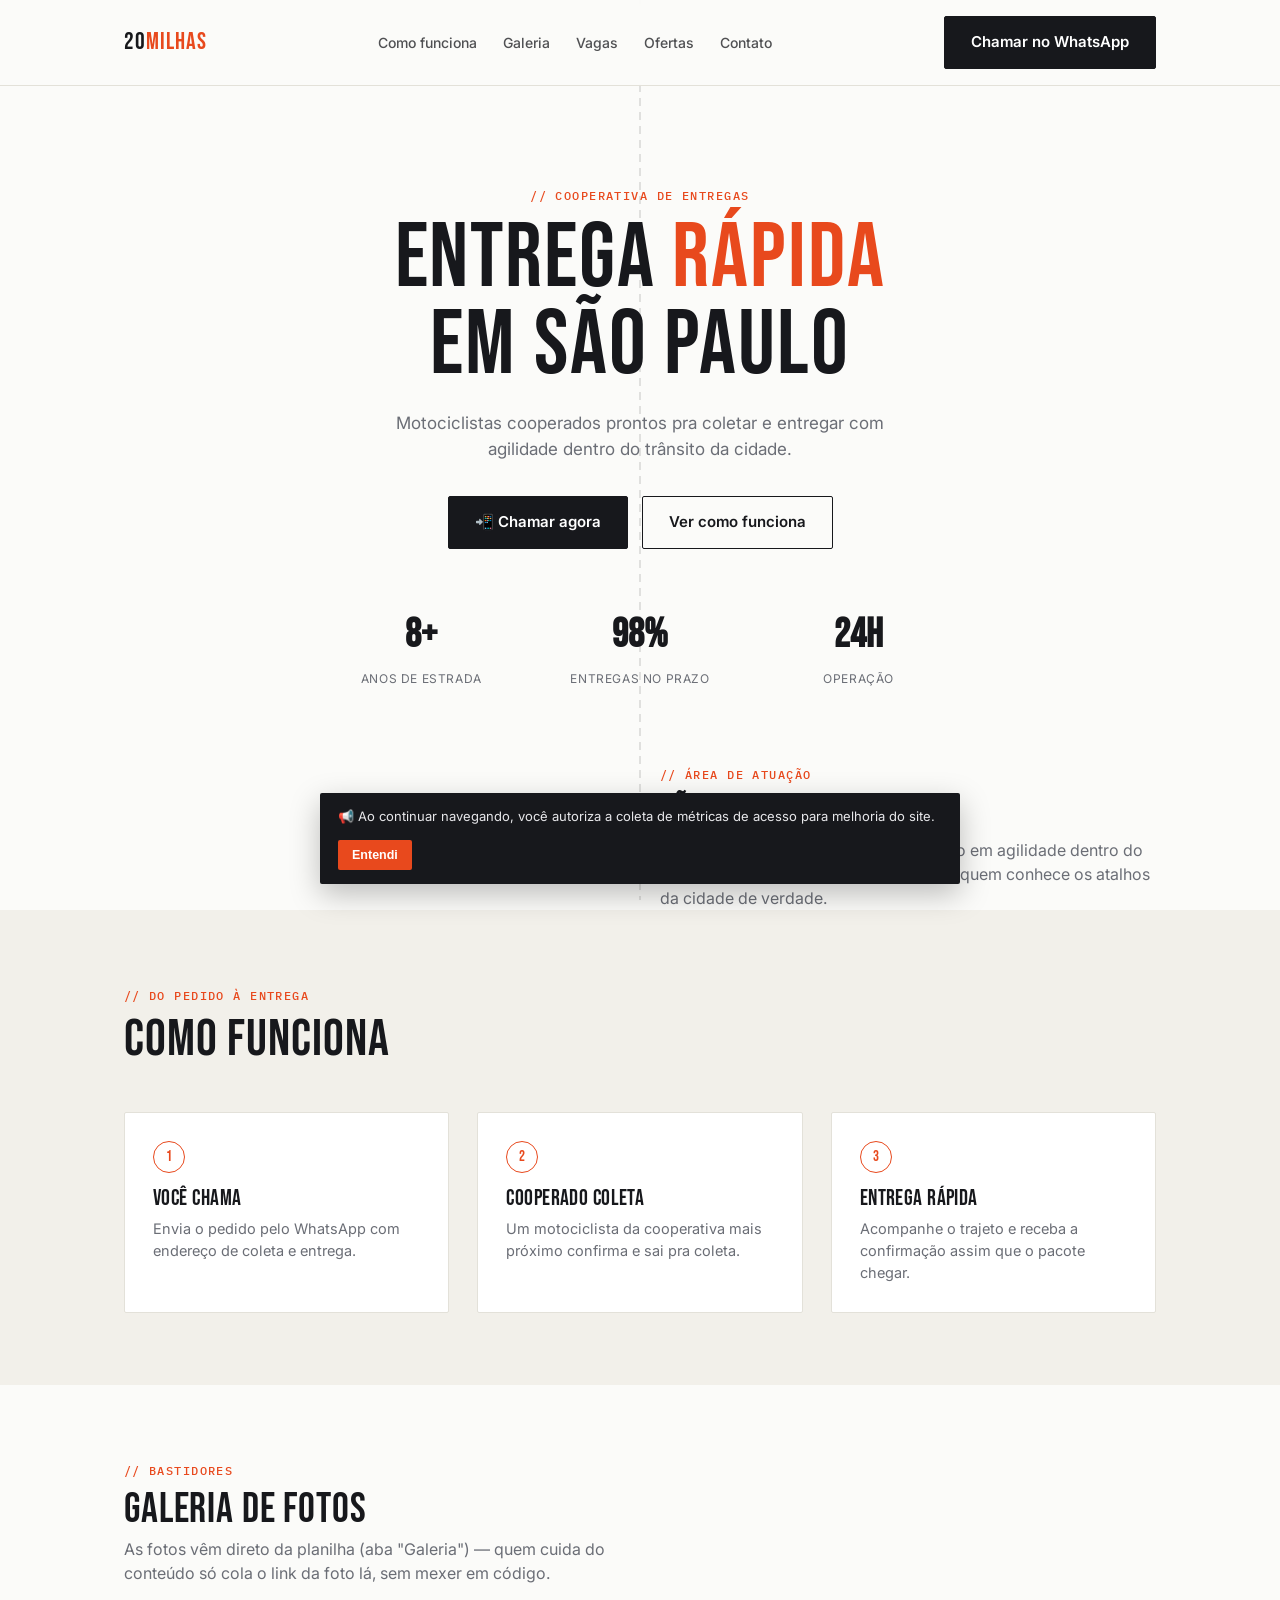
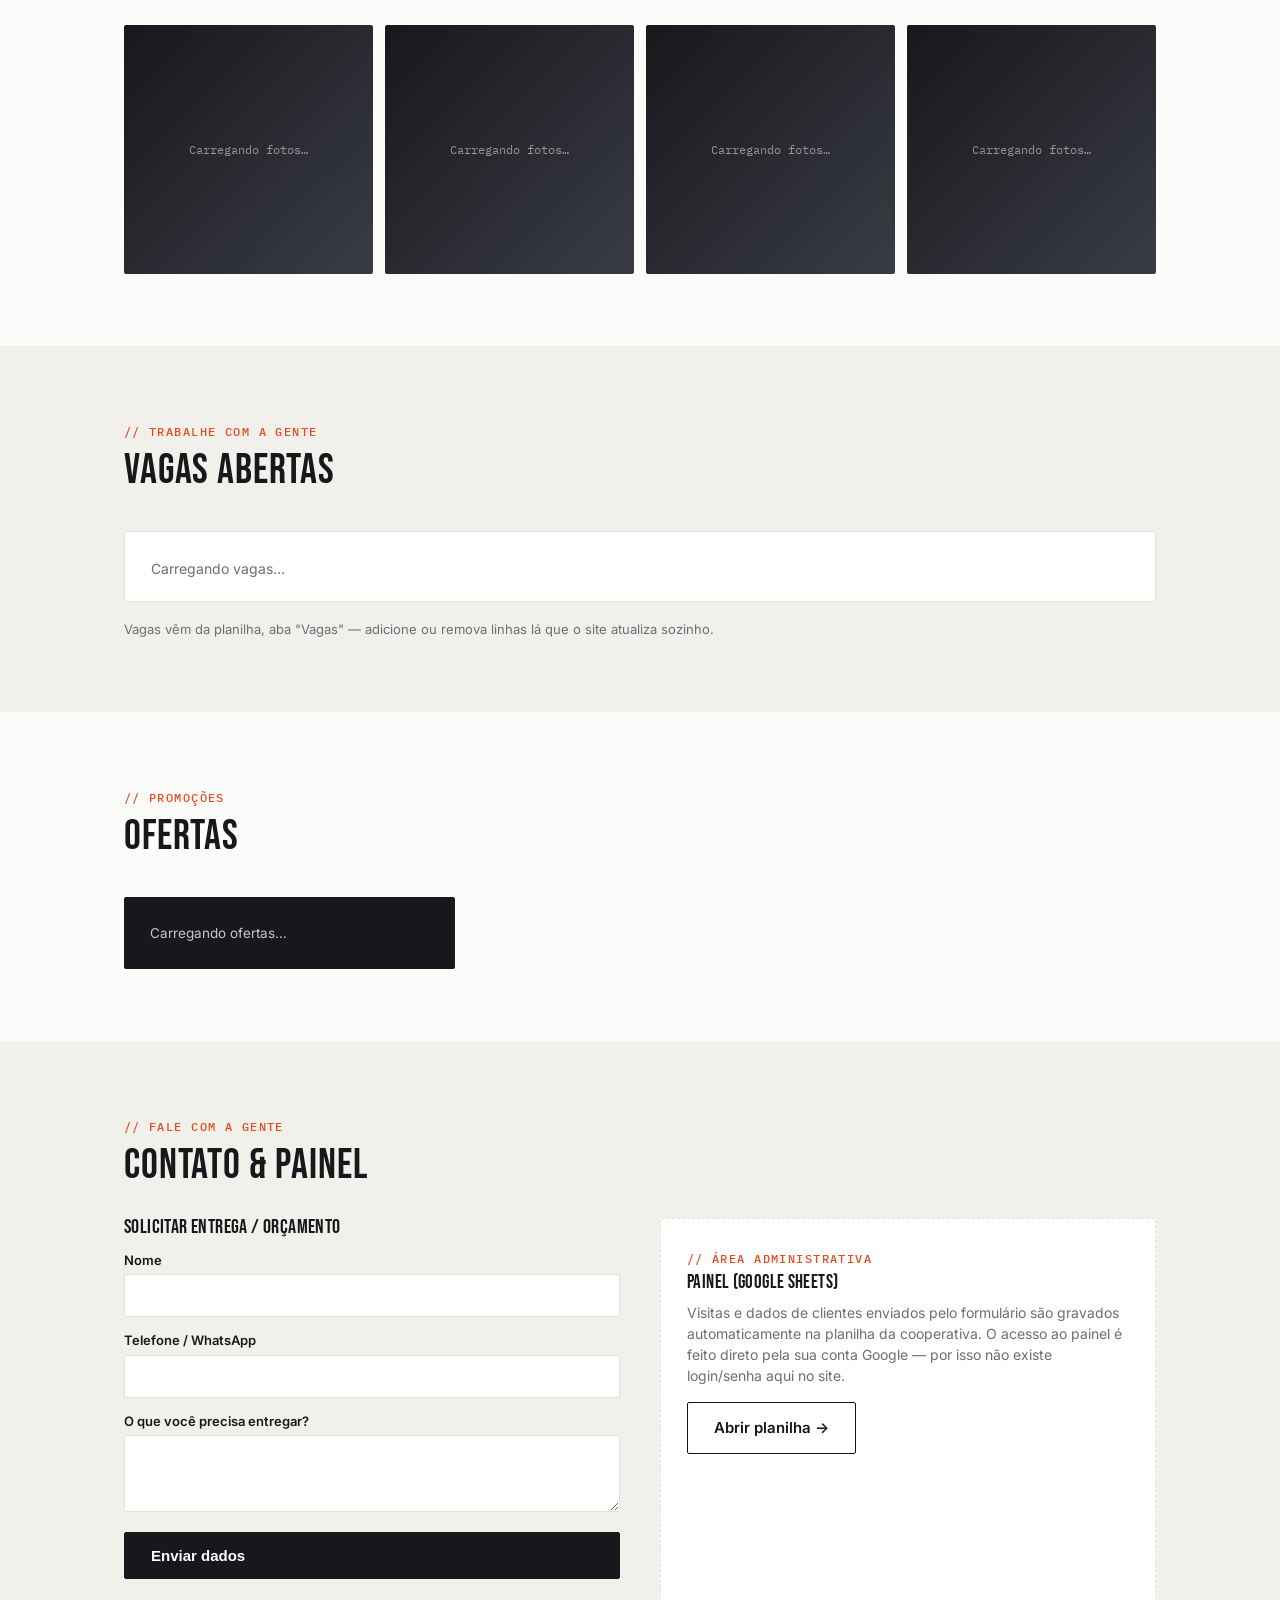
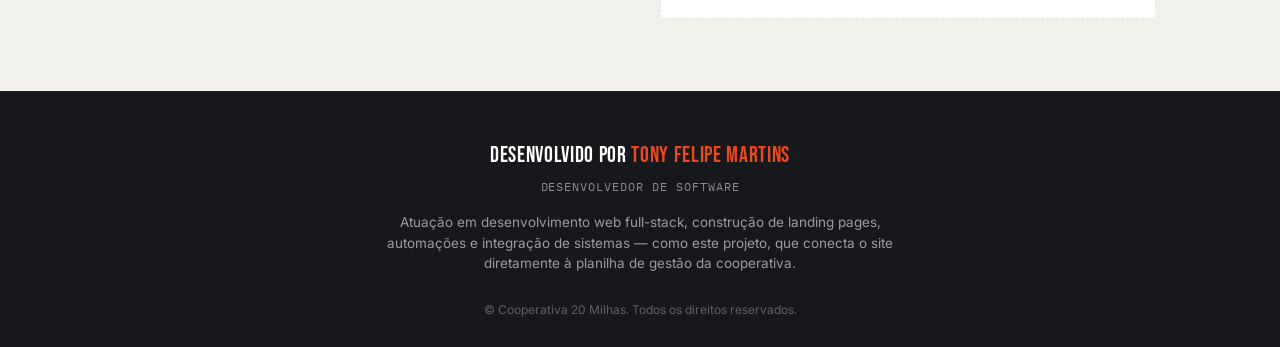
<file: index.html>
<!DOCTYPE html>
<html lang="pt-BR">
<head>
<meta charset="UTF-8">
<meta name="viewport" content="width=device-width, initial-scale=1.0">
<title>Cooperativa 20 Milhas — Entregas em São Paulo</title>
<meta name="description" content="Cooperativa de entregas rápidas na Grande São Paulo. Chame pelo WhatsApp e receba com agilidade.">
<link rel="preconnect" href="https://fonts.googleapis.com">
<link rel="preconnect" href="https://fonts.gstatic.com" crossorigin>
<link href="https://fonts.googleapis.com/css2?family=Bebas+Neue&family=Inter:wght@400;500;600;700&family=IBM+Plex+Mono:wght@400;500&display=swap" rel="stylesheet">
<style>
  :root{
    --ink:#17181c;
    --paper:#fbfbf9;
    --paper-alt:#f2f0ea;
    --signal:#e8491d;
    --signal-dark:#c23a15;
    --graphite:#6b6e76;
    --line:#e3e1d9;
    --white:#ffffff;
    --radius:2px;
  }
  *{box-sizing:border-box; margin:0; padding:0;}
  html{scroll-behavior:smooth;}
  body{
    font-family:'Inter', sans-serif;
    color:var(--ink);
    background:var(--paper);
    line-height:1.5;
    -webkit-font-smoothing:antialiased;
  }
  h1,h2,h3,.display{
    font-family:'Bebas Neue', 'Inter', sans-serif;
    letter-spacing:0.02em;
    line-height:0.95;
    font-weight:400;
  }
  .mono{font-family:'IBM Plex Mono', monospace;}
  a{color:inherit;}
  img{max-width:100%; display:block;}
  .wrap{max-width:1080px; margin:0 auto; padding:0 24px;}
  .eyebrow{
    display:inline-flex; align-items:center; gap:8px;
    font-family:'IBM Plex Mono', monospace;
    font-size:12px; letter-spacing:0.12em; text-transform:uppercase;
    color:var(--signal); font-weight:500; margin-bottom:10px;
  }
  .eyebrow::before{content:"//"; color:var(--signal);}
  section{padding:72px 0; position:relative;}
  .alt{background:var(--paper-alt);}
  .btn{
    display:inline-flex; align-items:center; gap:8px;
    background:var(--ink); color:var(--white);
    padding:14px 26px; border-radius:var(--radius);
    text-decoration:none; font-weight:600; font-size:15px;
    border:1px solid var(--ink); cursor:pointer;
    transition:transform .15s ease, background .15s ease;
  }
  .btn:hover{background:var(--signal); border-color:var(--signal); transform:translateY(-2px);}
  .btn.ghost{background:transparent; color:var(--ink);}
  .btn.ghost:hover{background:var(--ink); color:var(--white);}

  .route{
    position:absolute; left:50%; top:0; bottom:0; width:2px;
    transform:translateX(-50%);
    background-image:linear-gradient(var(--ink) 60%, transparent 0%);
    background-size:2px 14px; background-repeat:repeat-y;
    opacity:.12; z-index:0; pointer-events:none;
  }
  @media (prefers-reduced-motion:no-preference){
    .route{ animation: route-flow 3s linear infinite; }
  }
  @keyframes route-flow{ to{ background-position-y:-28px; } }

  header{
    position:sticky; top:0; z-index:50; background:rgba(251,251,249,.92);
    backdrop-filter:blur(6px); border-bottom:1px solid var(--line);
  }
  nav{display:flex; align-items:center; justify-content:space-between; padding:16px 24px; max-width:1080px; margin:0 auto;}
  .logo{font-family:'Bebas Neue'; font-size:24px; letter-spacing:.04em;}
  .logo span{color:var(--signal);}
  .navlinks{display:flex; gap:26px; font-size:14px; font-weight:500; list-style:none;}
  .navlinks a{text-decoration:none; opacity:.75; transition:opacity .15s;}
  .navlinks a:hover{opacity:1;}
  .navlinks{display:none;}
  @media(min-width:760px){.navlinks{display:flex;}}

  .hero{padding:96px 0 72px; text-align:center; position:relative;}
  .hero h1{font-size:clamp(48px,9vw,92px); text-transform:uppercase;}
  .hero h1 em{font-style:normal; color:var(--signal);}
  .hero p{max-width:520px; margin:22px auto 34px; color:var(--graphite); font-size:17px;}
  .hero .actions{display:flex; gap:14px; justify-content:center; flex-wrap:wrap;}
  .stats{display:grid; grid-template-columns:repeat(3,1fr); gap:16px; max-width:640px; margin:56px auto 0;}
  .stat b{display:block; font-family:'Bebas Neue'; font-size:40px; color:var(--ink);}
  .stat span{font-size:12px; color:var(--graphite); text-transform:uppercase; letter-spacing:.05em;}

  .region{display:grid; gap:40px; align-items:center;}
  @media(min-width:760px){.region{grid-template-columns:1fr 1fr;}}
  .region-visual{
    aspect-ratio:1/1; background:var(--ink); clip-path:polygon(50% 100%,0 0,100% 0);
    max-width:320px; margin:0 auto;
  }
  .region h2{font-size:36px; text-transform:uppercase; margin-bottom:10px;}
  .region p{color:var(--graphite);}

  .steps{display:grid; gap:28px; margin-top:48px;}
  @media(min-width:760px){.steps{grid-template-columns:repeat(3,1fr);}}
  .step{
    background:var(--white); border:1px solid var(--line); border-radius:var(--radius);
    padding:28px; position:relative; z-index:1;
  }
  .step .num{
    font-family:'Bebas Neue'; font-size:15px; color:var(--signal);
    border:1px solid var(--signal); width:32px; height:32px; border-radius:50%;
    display:flex; align-items:center; justify-content:center; margin-bottom:16px;
  }
  .step h3{font-size:22px; text-transform:uppercase; margin-bottom:8px;}
  .step p{color:var(--graphite); font-size:14.5px;}

  .gallery{display:grid; grid-template-columns:repeat(2,1fr); gap:12px; margin-top:40px;}
  @media(min-width:640px){.gallery{grid-template-columns:repeat(4,1fr);}}
  .gallery figure{
    aspect-ratio:1/1; border-radius:var(--radius); overflow:hidden;
    background:linear-gradient(135deg,var(--ink),#3a3c44);
    display:flex; align-items:center; justify-content:center;
    color:rgba(255,255,255,.5); font-family:'IBM Plex Mono'; font-size:12px; text-align:center;
  }
  .gallery img{width:100%; height:100%; object-fit:cover;}
  .gallery figcaption{padding:4px;}

  .jobs{display:grid; gap:16px; margin-top:40px;}
  .job{
    display:flex; justify-content:space-between; align-items:center; gap:16px;
    background:var(--white); border:1px solid var(--line); padding:22px 26px; border-radius:var(--radius);
    flex-wrap:wrap;
  }
  .job h3{font-family:'Inter'; font-weight:700; font-size:17px; text-transform:none;}
  .job p{color:var(--graphite); font-size:14px; margin-top:4px;}
  .tag{
    font-family:'IBM Plex Mono'; font-size:11px; text-transform:uppercase;
    background:var(--paper-alt); border:1px solid var(--line); padding:3px 9px; border-radius:20px;
    margin-right:6px; display:inline-block; margin-top:8px;
  }

  .offers{display:grid; gap:20px; margin-top:40px;}
  @media(min-width:760px){.offers{grid-template-columns:repeat(3,1fr);}}
  .offer{
    background:var(--ink); color:var(--white); border-radius:var(--radius); padding:26px;
    position:relative; overflow:hidden;
  }
  .offer .pct{font-family:'Bebas Neue'; font-size:52px; color:var(--signal);}
  .offer h3{font-size:19px; margin:6px 0 8px; text-transform:uppercase;}
  .offer p{color:#c7c8cd; font-size:13.5px;}

  .contact-grid{display:grid; gap:40px;}
  @media(min-width:760px){.contact-grid{grid-template-columns:1fr 1fr;}}
  form{display:grid; gap:14px;}
  label{font-size:13px; font-weight:600; margin-bottom:4px; display:block;}
  input, textarea{
    width:100%; padding:12px 14px; border:1px solid var(--line); border-radius:var(--radius);
    font-family:'Inter'; font-size:14px; background:var(--white);
  }
  input:focus, textarea:focus{outline:2px solid var(--signal); outline-offset:1px;}
  #form-status{font-size:13.5px; margin-top:8px; min-height:18px;}
  #form-status.ok{color:#1a7f37;}
  #form-status.err{color:var(--signal-dark);}

  .admin-box{
    background:var(--white); border:1px dashed var(--line); border-radius:var(--radius);
    padding:26px;
  }
  .admin-box p{color:var(--graphite); font-size:14px; margin:10px 0 16px;}

  footer{background:var(--ink); color:#c7c8cd; padding:48px 0 28px; text-align:center;}
  footer .signature{
    font-family:'Bebas Neue'; font-size:22px; color:var(--white); letter-spacing:.03em;
  }
  footer .signature span{color:var(--signal);}
  footer .role{font-family:'IBM Plex Mono'; font-size:12px; text-transform:uppercase; letter-spacing:.08em; color:#8b8d94; margin-top:6px;}
  footer .bio{max-width:520px; margin:16px auto 0; font-size:13.5px; color:#9a9ca3;}
  footer .copyright{margin-top:28px; font-size:12px; color:#5f6169;}

  #cookie-note{
    position:fixed; left:16px; right:16px; bottom:16px; z-index:60;
    background:var(--ink); color:#e7e7ea; padding:14px 18px; border-radius:var(--radius);
    display:flex; gap:14px; align-items:center; justify-content:space-between; flex-wrap:wrap;
    font-size:13px; max-width:640px; margin:0 auto; box-shadow:0 10px 30px rgba(0,0,0,.25);
  }
  #cookie-note button{
    background:var(--signal); color:var(--white); border:none; padding:8px 14px;
    border-radius:var(--radius); font-weight:600; cursor:pointer; font-size:12.5px;
  }
</style>
</head>
<body>

<header>
  <nav>
    <div class="logo">20<span>MILHAS</span></div>
    <ul class="navlinks">
      <li><a href="#como-funciona">Como funciona</a></li>
      <li><a href="#galeria">Galeria</a></li>
      <li><a href="#vagas">Vagas</a></li>
      <li><a href="#ofertas">Ofertas</a></li>
      <li><a href="#contato">Contato</a></li>
    </ul>
    <a class="btn" href="https://wa.me/5511000000000" target="_blank" rel="noopener">Chamar no WhatsApp</a>
  </nav>
</header>

<div class="route" aria-hidden="true"></div>

<main>

  <section class="hero wrap">
    <div class="eyebrow">Cooperativa de entregas</div>
    <h1>ENTREGA <em>RÁPIDA</em><br>EM SÃO PAULO</h1>
    <p>Motociclistas cooperados prontos pra coletar e entregar com agilidade dentro do trânsito da cidade.</p>
    <div class="actions">
      <a class="btn" href="https://wa.me/5511000000000" target="_blank" rel="noopener">📲 Chamar agora</a>
      <a class="btn ghost" href="#como-funciona">Ver como funciona</a>
    </div>
    <div class="stats">
      <div class="stat"><b>8+</b><span>anos de estrada</span></div>
      <div class="stat"><b>98%</b><span>entregas no prazo</span></div>
      <div class="stat"><b>24h</b><span>operação</span></div>
    </div>
  </section>

  <section class="wrap">
    <div class="region">
      <div class="region-visual" aria-hidden="true"></div>
      <div>
        <div class="eyebrow">Área de atuação</div>
        <h2>São Paulo</h2>
        <p>Capital e região metropolitana, com foco em agilidade dentro do trânsito da cidade. Cada rota é feita por quem conhece os atalhos da cidade de verdade.</p>
      </div>
    </div>
  </section>

  <section class="alt" id="como-funciona">
    <div class="wrap">
      <div class="eyebrow">Do pedido à entrega</div>
      <h2 style="font-size:clamp(32px,6vw,52px); text-transform:uppercase;">Como funciona</h2>
      <div class="steps">
        <div class="step">
          <div class="num">1</div>
          <h3>Você chama</h3>
          <p>Envia o pedido pelo WhatsApp com endereço de coleta e entrega.</p>
        </div>
        <div class="step">
          <div class="num">2</div>
          <h3>Cooperado coleta</h3>
          <p>Um motociclista da cooperativa mais próximo confirma e sai pra coleta.</p>
        </div>
        <div class="step">
          <div class="num">3</div>
          <h3>Entrega rápida</h3>
          <p>Acompanhe o trajeto e receba a confirmação assim que o pacote chegar.</p>
        </div>
      </div>
    </div>
  </section>

  <section id="galeria">
    <div class="wrap">
      <div class="eyebrow">Bastidores</div>
      <h2 style="font-size:clamp(28px,5vw,42px); text-transform:uppercase;">Galeria de fotos</h2>
      <p style="color:var(--graphite); margin-top:8px; max-width:520px;">
        As fotos vêm direto da planilha (aba "Galeria") — quem cuida do conteúdo só cola o link da foto lá, sem mexer em código.
      </p>
      <div class="gallery" id="gallery-grid">
        <figure><span>Carregando fotos…</span></figure>
        <figure><span>Carregando fotos…</span></figure>
        <figure><span>Carregando fotos…</span></figure>
        <figure><span>Carregando fotos…</span></figure>
      </div>
    </div>
  </section>

  <section class="alt" id="vagas">
    <div class="wrap">
      <div class="eyebrow">Trabalhe com a gente</div>
      <h2 style="font-size:clamp(28px,5vw,42px); text-transform:uppercase;">Vagas abertas</h2>
      <div class="jobs" id="jobs-list">
        <div class="job"><p>Carregando vagas…</p></div>
      </div>
      <p style="color:var(--graphite); font-size:13px; margin-top:18px;">Vagas vêm da planilha, aba "Vagas" — adicione ou remova linhas lá que o site atualiza sozinho.</p>
    </div>
  </section>

  <section id="ofertas">
    <div class="wrap">
      <div class="eyebrow">Promoções</div>
      <h2 style="font-size:clamp(28px,5vw,42px); text-transform:uppercase;">Ofertas</h2>
      <div class="offers" id="offers-list">
        <div class="offer"><p>Carregando ofertas…</p></div>
      </div>
    </div>
  </section>

  <section class="alt" id="contato">
    <div class="wrap">
      <div class="eyebrow">Fale com a gente</div>
      <h2 style="font-size:clamp(28px,5vw,42px); text-transform:uppercase; margin-bottom:32px;">Contato & Painel</h2>
      <div class="contact-grid">
        <div>
          <h3 style="font-size:20px; margin-bottom:14px;">Solicitar entrega / orçamento</h3>
          <form id="lead-form">
            <div style="position:absolute; left:-9999px;" aria-hidden="true">
              <label for="website">Não preencha este campo</label>
              <input type="text" id="website" name="website" tabindex="-1" autocomplete="off">
            </div>
            <div>
              <label for="nome">Nome</label>
              <input type="text" id="nome" name="nome" required>
            </div>
            <div>
              <label for="telefone">Telefone / WhatsApp</label>
              <input type="tel" id="telefone" name="telefone" required>
            </div>
            <div>
              <label for="mensagem">O que você precisa entregar?</label>
              <textarea id="mensagem" name="mensagem" rows="3"></textarea>
            </div>
            <button class="btn" type="submit">Enviar dados</button>
            <p id="form-status"></p>
          </form>
        </div>
        <div class="admin-box">
          <div class="eyebrow" style="margin-bottom:6px;">Área administrativa</div>
          <h3 style="font-size:19px;">Painel (Google Sheets)</h3>
          <p>
            Visitas e dados de clientes enviados pelo formulário são gravados automaticamente na planilha da cooperativa.
            O acesso ao painel é feito direto pela sua conta Google — por isso não existe login/senha aqui no site.
          </p>
          <a class="btn ghost" href="https://docs.google.com/spreadsheets/d/1BiwZdXF5TsYF5s0l7TvB1W1UX4ikvHRaahBZQKjuG9M/edit" target="_blank" rel="noopener">Abrir planilha →</a>
        </div>
      </div>
    </div>
  </section>

</main>

<footer>
  <div class="wrap">
    <div class="signature">Desenvolvido por <span>Tony Felipe Martins</span></div>
    <div class="role">Desenvolvedor de software</div>
    <p class="bio">
      Atuação em desenvolvimento web full-stack, construção de landing pages, automações e integração de sistemas —
      como este projeto, que conecta o site diretamente à planilha de gestão da cooperativa.
    </p>
    <div class="copyright">© <span id="year"></span> Cooperativa 20 Milhas. Todos os direitos reservados.</div>
  </div>
</footer>

<div id="cookie-note" role="status">
  <span>📢 Ao continuar navegando, você autoriza a coleta de métricas de acesso para melhoria do site.</span>
  <button id="cookie-ok">Entendi</button>
</div>

<script src="script.js"></script>
</body>
</html>
</file>
